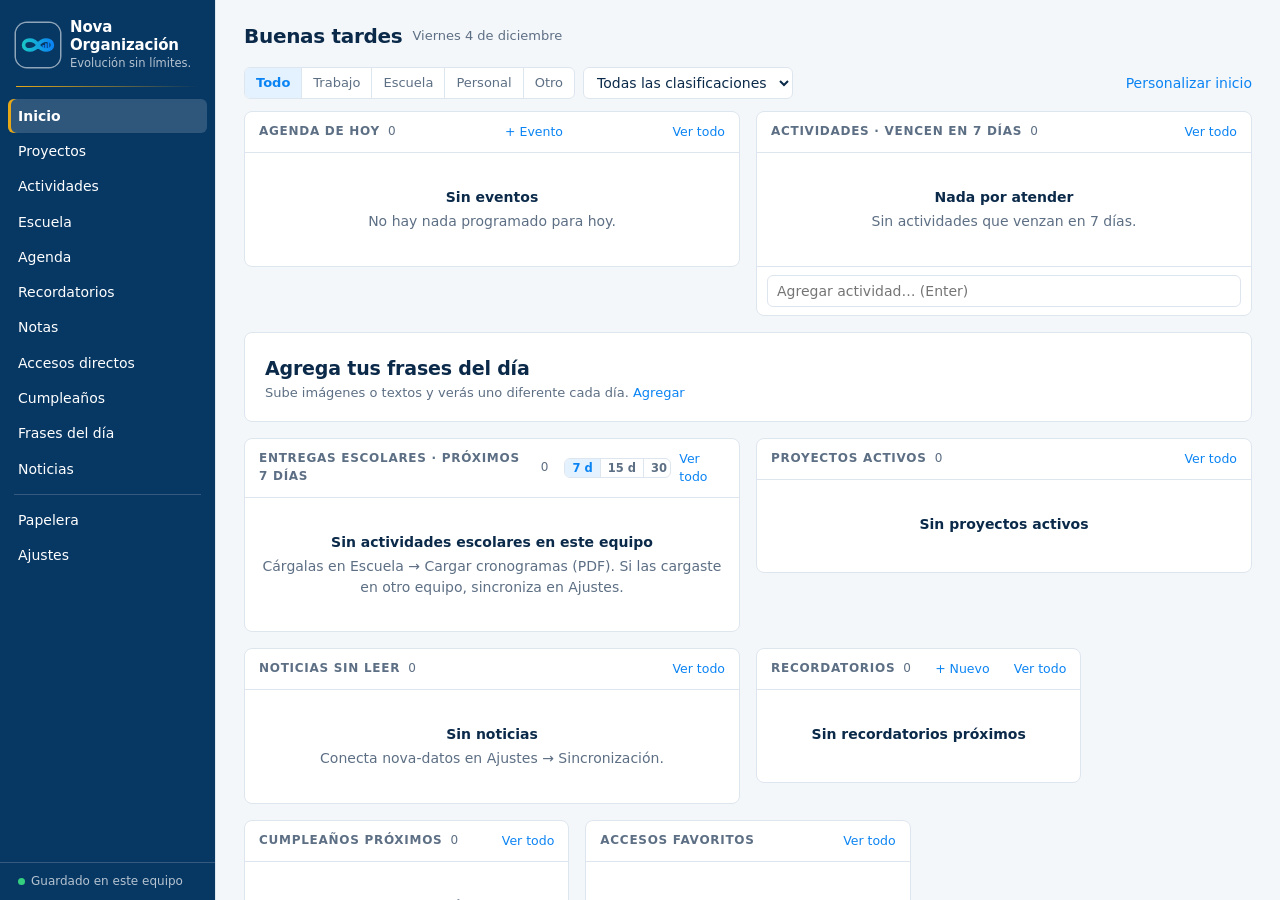
<file: index.html>
<!doctype html>
<html lang="es">
<head>
<meta charset="utf-8">
<meta name="viewport" content="width=device-width, initial-scale=1">
<title>Nova Organización</title>
<!-- Página de entrada para GitHub Pages: lleva a la aplicación -->
<meta http-equiv="refresh" content="0; url=PlataformaGestion/PlataformaGestion.html">
<script>location.replace('PlataformaGestion/PlataformaGestion.html' + location.hash);</script>
</head>
<body>
<p>Abriendo <a href="PlataformaGestion/PlataformaGestion.html">Nova Organización</a>…</p>
</body>
</html>
</file>
